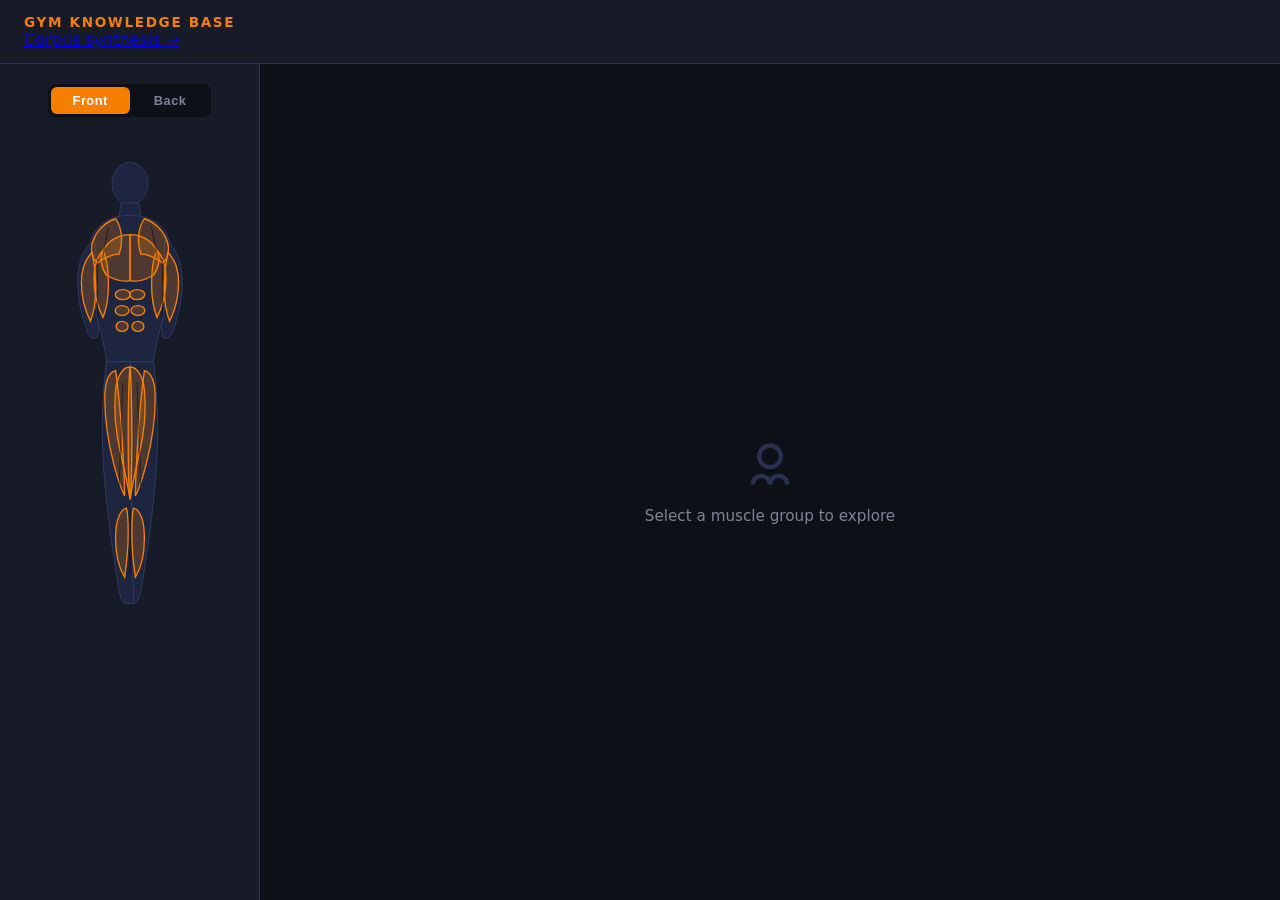
<file: web/index.html>
<!DOCTYPE html>
<html lang="en">
<head>
  <meta charset="UTF-8">
  <meta name="viewport" content="width=device-width, initial-scale=1.0">
  <title>Gym Knowledge Base</title>
  <link rel="stylesheet" href="style.css">
</head>
<body>
  <div class="app">
    <header>
      <h1>Gym Knowledge Base</h1>
      <a class="synthesis-link" href="synthesis.html">Corpus synthesis &rarr;</a>
    </header>
    <main>
      <aside class="body-map">
        <div class="view-toggle">
          <button class="active" data-view="front">Front</button>
          <button data-view="back">Back</button>
        </div>
        <span class="hover-label" id="hover-label">&nbsp;</span>
        <div class="svg-wrap">

          <!-- ── FRONT VIEW ───────────────────────────────────────── -->
          <svg id="front-view" viewBox="0 0 200 500" xmlns="http://www.w3.org/2000/svg">
            <g class="silhouette">
                <ellipse class="outline" cx="100.0" cy="29.4" rx="20.0" ry="23.5"/>
                <path class="outline" d="M 90.0 51.0 L 110.0 51.0 L 112.0 66.7 L 88.0 66.7 Z"/>
                <path class="outline" d="M 100.0 64.7 C 116.0 64.7 132.0 70.6 140.0 84.3 C 146.0 96.1 148.0 109.8 146.0 125.5 C 144.0 143.1 140.0 162.7 136.0 180.4 C 132.0 196.1 128.0 211.8 126.0 227.5 L 74.0 227.5 C 72.0 211.8 68.0 196.1 64.0 180.4 C 60.0 162.7 56.0 143.1 54.0 125.5 C 52.0 109.8 54.0 96.1 60.0 84.3 C 68.0 70.6 84.0 64.7 100.0 64.7 Z"/>
                <path class="outline" d="M 140.0 92.2 C 152.0 102.0 158.0 117.6 158.0 137.3 C 158.0 156.9 154.0 176.5 148.0 192.2 C 146.0 200.0 140.0 203.9 136.0 200.0 C 134.0 192.2 136.0 180.4 138.0 168.6 C 140.0 152.9 140.0 133.3 138.0 113.7 C 138.0 103.9 138.0 96.1 140.0 92.2 Z"/>
                <path class="outline" d="M 60.0 92.2 C 48.0 102.0 42.0 117.6 42.0 137.3 C 42.0 156.9 46.0 176.5 52.0 192.2 C 54.0 200.0 60.0 203.9 64.0 200.0 C 66.0 192.2 64.0 180.4 62.0 168.6 C 60.0 152.9 60.0 133.3 62.0 113.7 C 62.0 103.9 62.0 96.1 60.0 92.2 Z"/>
                <path class="outline" d="M 100.0 227.5 L 126.0 227.5 C 130.0 254.9 132.0 294.1 130.0 333.3 C 128.0 372.6 122.0 421.6 114.0 470.6 C 112.0 484.3 110.0 494.1 106.0 496.1 L 96.0 496.1 C 96.0 470.6 98.0 441.2 98.0 402.0 C 98.0 343.1 98.0 284.3 100.0 227.5 Z"/>
                <path class="outline" d="M 100.0 227.5 L 74.0 227.5 C 70.0 254.9 68.0 294.1 70.0 333.3 C 72.0 372.6 78.0 421.6 86.0 470.6 C 88.0 484.3 90.0 494.1 94.0 496.1 L 104.0 496.1 C 104.0 470.6 102.0 441.2 102.0 402.0 C 102.0 343.1 102.0 284.3 100.0 227.5 Z"/>
            </g>
            <g class="muscle" data-muscle="shoulders">
                <path class="muscle" d="M 116.0 68.6 C 128.0 72.5 138.0 82.4 142.0 96.1 C 144.0 103.9 142.0 113.7 136.0 117.6 C 128.0 111.8 120.0 107.8 112.0 107.8 C 108.0 96.1 108.0 80.4 116.0 68.6 Z"/>
                <path class="muscle" d="M 84.0 68.6 C 72.0 72.5 62.0 82.4 58.0 96.1 C 56.0 103.9 58.0 113.7 64.0 117.6 C 72.0 111.8 80.0 107.8 88.0 107.8 C 92.0 96.1 92.0 80.4 84.0 68.6 Z"/>
            </g>
            <g class="muscle" data-muscle="chest">
                <path class="muscle" d="M 100.0 86.3 C 112.0 86.3 124.0 92.2 130.0 103.9 C 134.0 111.8 132.0 123.5 126.0 131.4 C 116.0 137.3 108.0 139.2 100.0 137.3 Z"/>
                <path class="muscle" d="M 100.0 86.3 C 88.0 86.3 76.0 92.2 70.0 103.9 C 66.0 111.8 68.0 123.5 74.0 131.4 C 84.0 137.3 92.0 139.2 100.0 137.3 Z"/>
            </g>
            <g class="muscle" data-muscle="core">
                <ellipse class="muscle" cx="92.0" cy="152.9" rx="8.4" ry="5.5"/>
                <ellipse class="muscle" cx="108.0" cy="152.9" rx="8.4" ry="5.5"/>
                <ellipse class="muscle" cx="91.2" cy="170.6" rx="7.6" ry="5.5"/>
                <ellipse class="muscle" cx="108.8" cy="170.6" rx="7.6" ry="5.5"/>
                <ellipse class="muscle" cx="91.2" cy="188.2" rx="6.6" ry="5.5"/>
                <ellipse class="muscle" cx="108.8" cy="188.2" rx="6.6" ry="5.5"/>
            </g>
            <g class="muscle" data-muscle="biceps">
                <path class="muscle" d="M 130.0 103.9 C 136.0 109.8 140.0 121.6 140.0 135.3 C 140.0 151.0 136.0 166.7 130.0 178.4 C 126.0 168.6 124.0 154.9 124.0 141.2 C 124.0 125.5 126.0 111.8 130.0 103.9 Z"/>
                <path class="muscle" d="M 142.0 105.9 C 150.0 113.7 154.0 125.5 154.0 139.2 C 154.0 154.9 150.0 170.6 144.0 182.4 C 140.0 172.6 138.0 158.8 138.0 145.1 C 138.0 129.4 140.0 115.7 142.0 105.9 Z"/>
                <path class="muscle" d="M 70.0 103.9 C 64.0 109.8 60.0 121.6 60.0 135.3 C 60.0 151.0 64.0 166.7 70.0 178.4 C 74.0 168.6 76.0 154.9 76.0 141.2 C 76.0 125.5 74.0 111.8 70.0 103.9 Z"/>
                <path class="muscle" d="M 58.0 105.9 C 50.0 113.7 46.0 125.5 46.0 139.2 C 46.0 154.9 50.0 170.6 56.0 182.4 C 60.0 172.6 62.0 158.8 62.0 145.1 C 62.0 129.4 60.0 115.7 58.0 105.9 Z"/>
            </g>
            <g class="muscle" data-muscle="quads">
                <path class="muscle" d="M 100.0 233.3 C 108.0 233.3 114.0 243.1 116.0 258.8 C 118.0 278.4 116.0 305.9 110.0 331.4 C 106.0 349.0 102.0 366.7 100.0 380.4 C 98.0 364.7 98.0 337.3 98.0 311.8 C 98.0 282.4 98.0 254.9 100.0 233.3 Z"/>
                <path class="muscle" d="M 116.0 237.3 C 124.0 239.2 128.0 251.0 128.0 268.6 C 128.0 290.2 124.0 317.6 118.0 341.2 C 114.0 356.9 110.0 368.6 106.0 376.5 C 106.0 352.9 108.0 323.5 110.0 294.1 C 112.0 270.6 114.0 251.0 116.0 237.3 Z"/>
                <path class="muscle" d="M 100.0 233.3 C 92.0 233.3 86.0 243.1 84.0 258.8 C 82.0 278.4 84.0 305.9 90.0 331.4 C 94.0 349.0 98.0 366.7 100.0 380.4 C 102.0 364.7 102.0 337.3 102.0 311.8 C 102.0 282.4 102.0 254.9 100.0 233.3 Z"/>
                <path class="muscle" d="M 84.0 237.3 C 76.0 239.2 72.0 251.0 72.0 268.6 C 72.0 290.2 76.0 317.6 82.0 341.2 C 86.0 356.9 90.0 368.6 94.0 376.5 C 94.0 352.9 92.0 323.5 90.0 294.1 C 88.0 270.6 86.0 251.0 84.0 237.3 Z"/>
            </g>
            <g class="muscle" data-muscle="calves">
                <path class="muscle" d="M 104.0 390.2 C 112.0 392.2 116.0 405.9 116.0 423.5 C 116.0 441.2 112.0 456.9 106.0 466.7 C 104.0 452.9 102.0 435.3 102.0 417.7 C 102.0 405.9 102.0 396.1 104.0 390.2 Z"/>
                <path class="muscle" d="M 96.0 390.2 C 88.0 392.2 84.0 405.9 84.0 423.5 C 84.0 441.2 88.0 456.9 94.0 466.7 C 96.0 452.9 98.0 435.3 98.0 417.7 C 98.0 405.9 98.0 396.1 96.0 390.2 Z"/>
            </g>
            <g class="muscle-lines">
                <line class="muscle-line" x1="124.0" y1="78.4" x2="130.0" y2="107.8"/>
                <line class="muscle-line" x1="76.0" y1="78.4" x2="70.0" y2="107.8"/>
                <line class="muscle-line" x1="136.0" y1="113.7" x2="136.0" y2="176.5"/>
                <line class="muscle-line" x1="64.0" y1="113.7" x2="64.0" y2="176.5"/>
                <line class="muscle-line" x1="108.0" y1="251.0" x2="112.0" y2="364.7"/>
                <line class="muscle-line" x1="92.0" y1="251.0" x2="88.0" y2="364.7"/>
                <line class="muscle-line" x1="100.0" y1="394.1" x2="100.0" y2="462.7"/>
            </g>
          </svg>

          <!-- ── BACK VIEW ────────────────────────────────────────── -->
          <svg id="back-view" viewBox="0 0 200 500" xmlns="http://www.w3.org/2000/svg" class="hidden">
            <g class="silhouette">
                <ellipse class="outline" cx="100.0" cy="29.4" rx="20.0" ry="23.5"/>
                <path class="outline" d="M 90.0 51.0 L 110.0 51.0 L 112.0 66.7 L 88.0 66.7 Z"/>
                <path class="outline" d="M 100.0 64.7 C 116.0 64.7 132.0 70.6 140.0 84.3 C 146.0 96.1 148.0 109.8 146.0 125.5 C 144.0 143.1 140.0 162.7 136.0 180.4 C 132.0 196.1 128.0 211.8 126.0 227.5 L 74.0 227.5 C 72.0 211.8 68.0 196.1 64.0 180.4 C 60.0 162.7 56.0 143.1 54.0 125.5 C 52.0 109.8 54.0 96.1 60.0 84.3 C 68.0 70.6 84.0 64.7 100.0 64.7 Z"/>
                <path class="outline" d="M 140.0 92.2 C 152.0 102.0 158.0 117.6 158.0 137.3 C 158.0 156.9 154.0 176.5 148.0 192.2 C 146.0 200.0 140.0 203.9 136.0 200.0 C 134.0 192.2 136.0 180.4 138.0 168.6 C 140.0 152.9 140.0 133.3 138.0 113.7 C 138.0 103.9 138.0 96.1 140.0 92.2 Z"/>
                <path class="outline" d="M 60.0 92.2 C 48.0 102.0 42.0 117.6 42.0 137.3 C 42.0 156.9 46.0 176.5 52.0 192.2 C 54.0 200.0 60.0 203.9 64.0 200.0 C 66.0 192.2 64.0 180.4 62.0 168.6 C 60.0 152.9 60.0 133.3 62.0 113.7 C 62.0 103.9 62.0 96.1 60.0 92.2 Z"/>
                <path class="outline" d="M 100.0 227.5 L 126.0 227.5 C 130.0 254.9 132.0 294.1 130.0 333.3 C 128.0 372.6 122.0 421.6 114.0 470.6 C 112.0 484.3 110.0 494.1 106.0 496.1 L 96.0 496.1 C 96.0 470.6 98.0 441.2 98.0 402.0 C 98.0 343.1 98.0 284.3 100.0 227.5 Z"/>
                <path class="outline" d="M 100.0 227.5 L 74.0 227.5 C 70.0 254.9 68.0 294.1 70.0 333.3 C 72.0 372.6 78.0 421.6 86.0 470.6 C 88.0 484.3 90.0 494.1 94.0 496.1 L 104.0 496.1 C 104.0 470.6 102.0 441.2 102.0 402.0 C 102.0 343.1 102.0 284.3 100.0 227.5 Z"/>
            </g>
            <g class="muscle" data-muscle="shoulders">
                <path class="muscle" d="M 116.0 68.6 C 128.0 72.5 138.0 82.4 142.0 96.1 C 144.0 103.9 142.0 113.7 136.0 117.6 C 128.0 111.8 120.0 107.8 112.0 107.8 C 108.0 96.1 108.0 80.4 116.0 68.6 Z"/>
                <path class="muscle" d="M 84.0 68.6 C 72.0 72.5 62.0 82.4 58.0 96.1 C 56.0 103.9 58.0 113.7 64.0 117.6 C 72.0 111.8 80.0 107.8 88.0 107.8 C 92.0 96.1 92.0 80.4 84.0 68.6 Z"/>
            </g>
            <g class="muscle" data-muscle="back">
                <path class="muscle" d="M 100.0 82.4 C 110.0 82.4 120.0 86.3 124.0 94.1 C 122.0 109.8 114.0 123.5 100.0 129.4 C 86.0 123.5 78.0 109.8 76.0 94.1 C 80.0 86.3 90.0 82.4 100.0 82.4 Z"/>
                <path class="muscle" d="M 100.0 129.4 C 108.0 131.4 118.0 135.3 122.0 141.2 C 122.0 160.8 114.0 180.4 100.0 192.2 C 86.0 180.4 78.0 160.8 78.0 141.2 C 82.0 135.3 92.0 131.4 100.0 129.4 Z"/>
                <path class="muscle" d="M 122.0 137.3 C 130.0 149.0 132.0 168.6 128.0 188.2 C 124.0 203.9 116.0 215.7 108.0 219.6 C 106.0 200.0 106.0 176.5 108.0 156.9 C 112.0 145.1 118.0 139.2 122.0 137.3 Z"/>
                <path class="muscle" d="M 78.0 137.3 C 70.0 149.0 68.0 168.6 72.0 188.2 C 76.0 203.9 84.0 215.7 92.0 219.6 C 94.0 200.0 94.0 176.5 92.0 156.9 C 88.0 145.1 82.0 139.2 78.0 137.3 Z"/>
            </g>
            <g class="muscle" data-muscle="triceps">
                <path class="muscle" d="M 130.0 103.9 C 136.0 109.8 140.0 121.6 140.0 135.3 C 140.0 151.0 136.0 166.7 130.0 178.4 C 126.0 168.6 124.0 154.9 124.0 141.2 C 124.0 125.5 126.0 111.8 130.0 103.9 Z"/>
                <path class="muscle" d="M 142.0 105.9 C 150.0 113.7 154.0 125.5 154.0 139.2 C 154.0 154.9 150.0 170.6 144.0 182.4 C 140.0 172.6 138.0 158.8 138.0 145.1 C 138.0 129.4 140.0 115.7 142.0 105.9 Z"/>
                <path class="muscle" d="M 70.0 103.9 C 64.0 109.8 60.0 121.6 60.0 135.3 C 60.0 151.0 64.0 166.7 70.0 178.4 C 74.0 168.6 76.0 154.9 76.0 141.2 C 76.0 125.5 74.0 111.8 70.0 103.9 Z"/>
                <path class="muscle" d="M 58.0 105.9 C 50.0 113.7 46.0 125.5 46.0 139.2 C 46.0 154.9 50.0 170.6 56.0 182.4 C 60.0 172.6 62.0 158.8 62.0 145.1 C 62.0 129.4 60.0 115.7 58.0 105.9 Z"/>
            </g>
            <g class="muscle" data-muscle="glutes">
                <path class="muscle" d="M 100.0 223.5 C 112.0 223.5 122.0 231.4 126.0 247.1 C 128.0 260.8 122.0 276.5 110.0 282.4 C 104.0 284.3 100.0 284.3 100.0 282.4 Z"/>
                <path class="muscle" d="M 100.0 223.5 C 88.0 223.5 78.0 231.4 74.0 247.1 C 72.0 260.8 78.0 276.5 90.0 282.4 C 96.0 284.3 100.0 284.3 100.0 282.4 Z"/>
                <path class="muscle" d="M 100.0 288.2 C 108.0 288.2 114.0 300.0 116.0 317.6 C 118.0 339.2 116.0 366.7 110.0 390.2 C 106.0 405.9 102.0 417.7 100.0 425.5 C 98.0 409.8 98.0 384.3 98.0 358.8 C 98.0 329.4 98.0 305.9 100.0 288.2 Z"/>
                <path class="muscle" d="M 100.0 288.2 C 92.0 288.2 86.0 300.0 84.0 317.6 C 82.0 339.2 84.0 366.7 90.0 390.2 C 94.0 405.9 98.0 417.7 100.0 425.5 C 102.0 409.8 102.0 384.3 102.0 358.8 C 102.0 329.4 102.0 305.9 100.0 288.2 Z"/>
            </g>
            <g class="muscle" data-muscle="hamstrings">
                <path class="muscle" d="M 116.0 292.2 C 122.0 296.1 126.0 307.8 126.0 325.5 C 126.0 347.1 122.0 372.6 116.0 392.2 C 112.0 403.9 108.0 411.8 106.0 415.7 C 106.0 392.2 108.0 362.7 110.0 335.3 C 112.0 313.7 114.0 300.0 116.0 292.2 Z"/>
                <path class="muscle" d="M 84.0 292.2 C 78.0 296.1 74.0 307.8 74.0 325.5 C 74.0 347.1 78.0 372.6 84.0 392.2 C 88.0 403.9 92.0 411.8 94.0 415.7 C 94.0 392.2 92.0 362.7 90.0 335.3 C 88.0 313.7 86.0 300.0 84.0 292.2 Z"/>
            </g>
            <g class="muscle" data-muscle="hamstrings">
                <path class="muscle" d="M 104.0 431.4 C 112.0 433.3 116.0 447.1 116.0 460.8 C 116.0 474.5 112.0 486.3 106.0 490.2 C 104.0 478.4 102.0 462.7 102.0 449.0 C 102.0 439.2 102.0 435.3 104.0 431.4 Z"/>
                <path class="muscle" d="M 96.0 431.4 C 88.0 433.3 84.0 447.1 84.0 460.8 C 84.0 474.5 88.0 486.3 94.0 490.2 C 96.0 478.4 98.0 462.7 98.0 449.0 C 98.0 439.2 98.0 435.3 96.0 431.4 Z"/>
            </g>
            <g class="muscle-lines">
                <line class="muscle-line" x1="100.0" y1="90.2" x2="100.0" y2="215.7"/>
                <line class="muscle-line" x1="136.0" y1="113.7" x2="136.0" y2="176.5"/>
                <line class="muscle-line" x1="64.0" y1="113.7" x2="64.0" y2="176.5"/>
                <line class="muscle-line" x1="100.0" y1="227.5" x2="100.0" y2="280.4"/>
                <line class="muscle-line" x1="108.0" y1="302.0" x2="112.0" y2="407.8"/>
                <line class="muscle-line" x1="92.0" y1="302.0" x2="88.0" y2="407.8"/>
            </g>
          </svg>

        </div>
      </aside>

      <section class="detail">
        <div class="detail-empty" id="detail-empty">
          <svg viewBox="0 0 24 24" width="52" height="52" aria-hidden="true"><path d="M12 4a4 4 0 1 0 0 8 4 4 0 0 0 0-8zM6 8a6 6 0 1 1 12 0A6 6 0 0 1 6 8zm2 10a3 3 0 0 0-3 3H3a5 5 0 0 1 10 0h-2a3 3 0 0 0-3-3zm8 0a3 3 0 0 0-3 3h-2a5 5 0 0 1 10 0h-2a3 3 0 0 0-3-3z"/></svg>
          <p>Select a muscle group to explore</p>
        </div>
        <div class="detail-content" id="detail-content">
          <h2 id="muscle-title"></h2>
          <nav class="tabs" role="tablist">
            <button class="tab active" data-tab="training"  role="tab">Training</button>
            <button class="tab"        data-tab="mobility"  role="tab">Mobility</button>
            <button class="tab"        data-tab="stretching" role="tab">Stretching</button>
            <button class="tab"        data-tab="recovery"  role="tab">Recovery</button>
          </nav>
          <div class="tab-panel" id="tab-panel" role="tabpanel"></div>
        </div>
      </section>
    </main>
  </div>

  <script src="data.js"></script>
  <script src="app.js"></script>
</body>
</html>
</file>
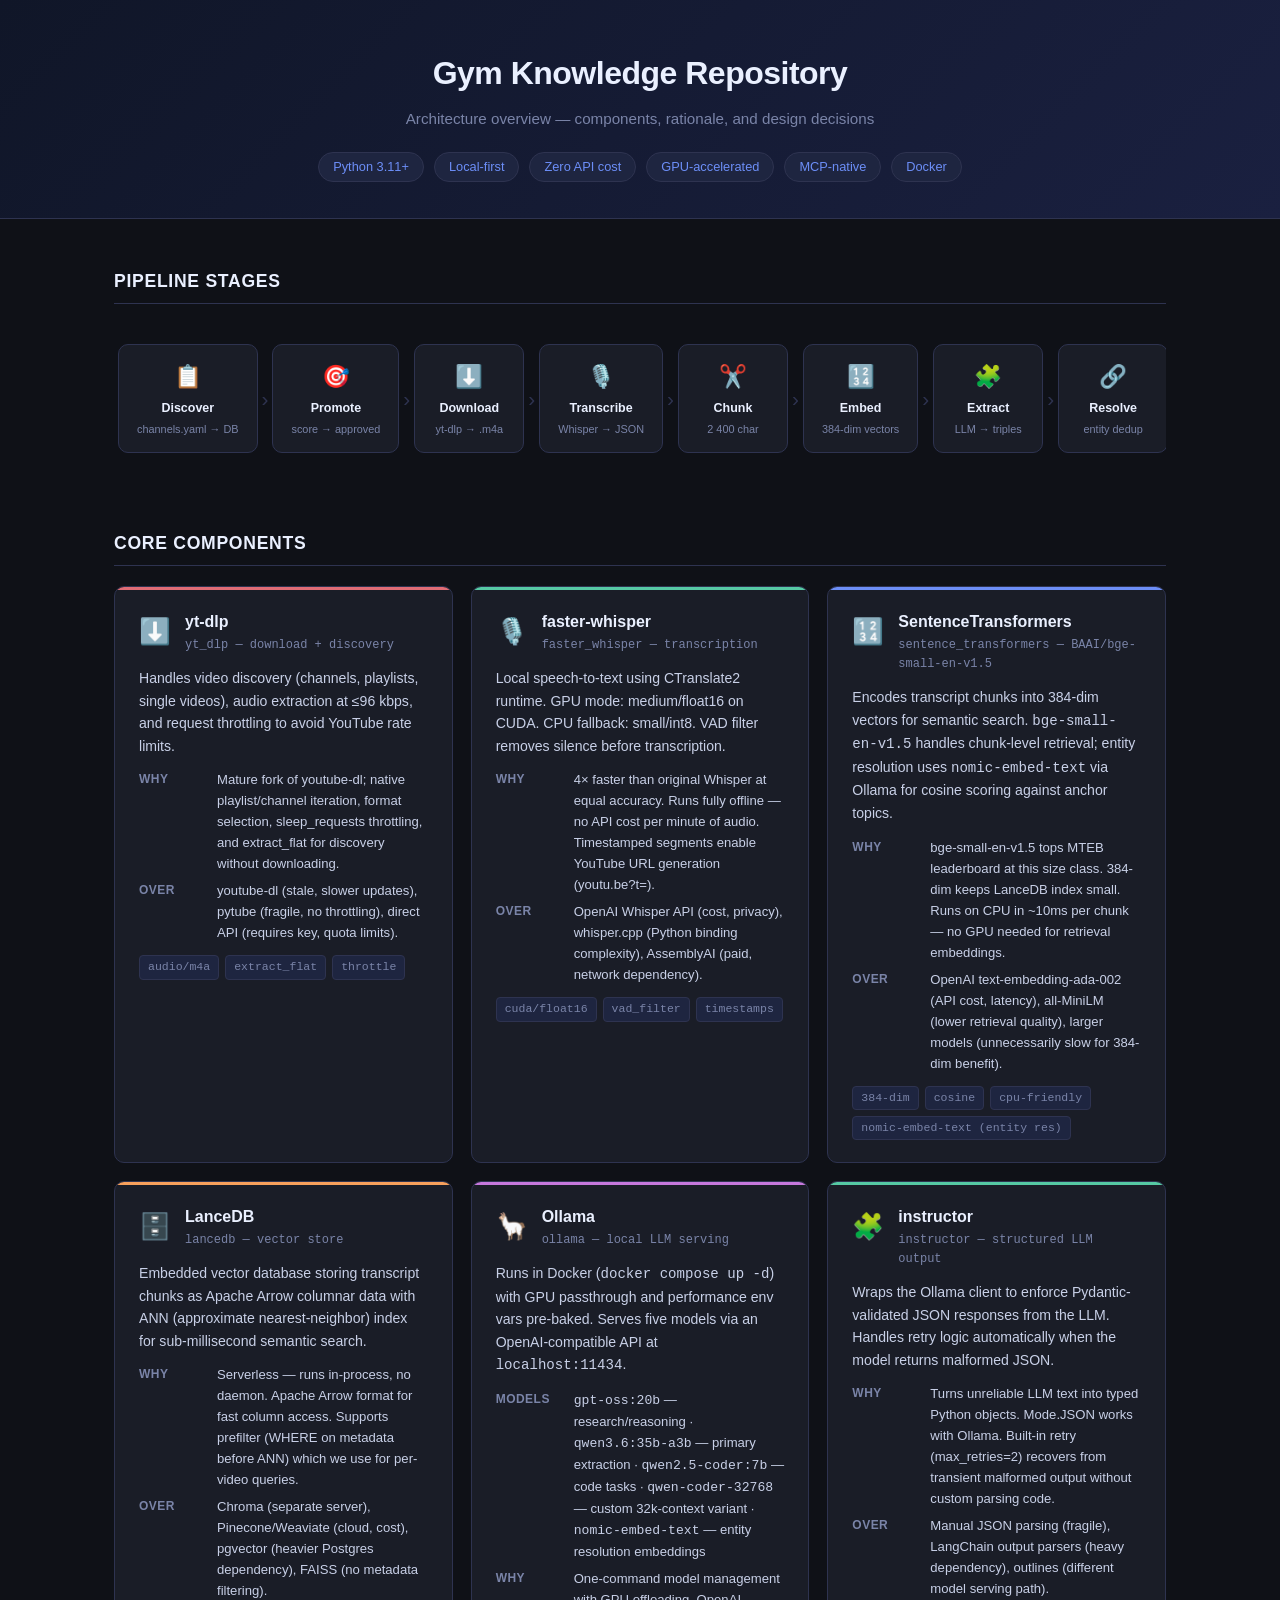
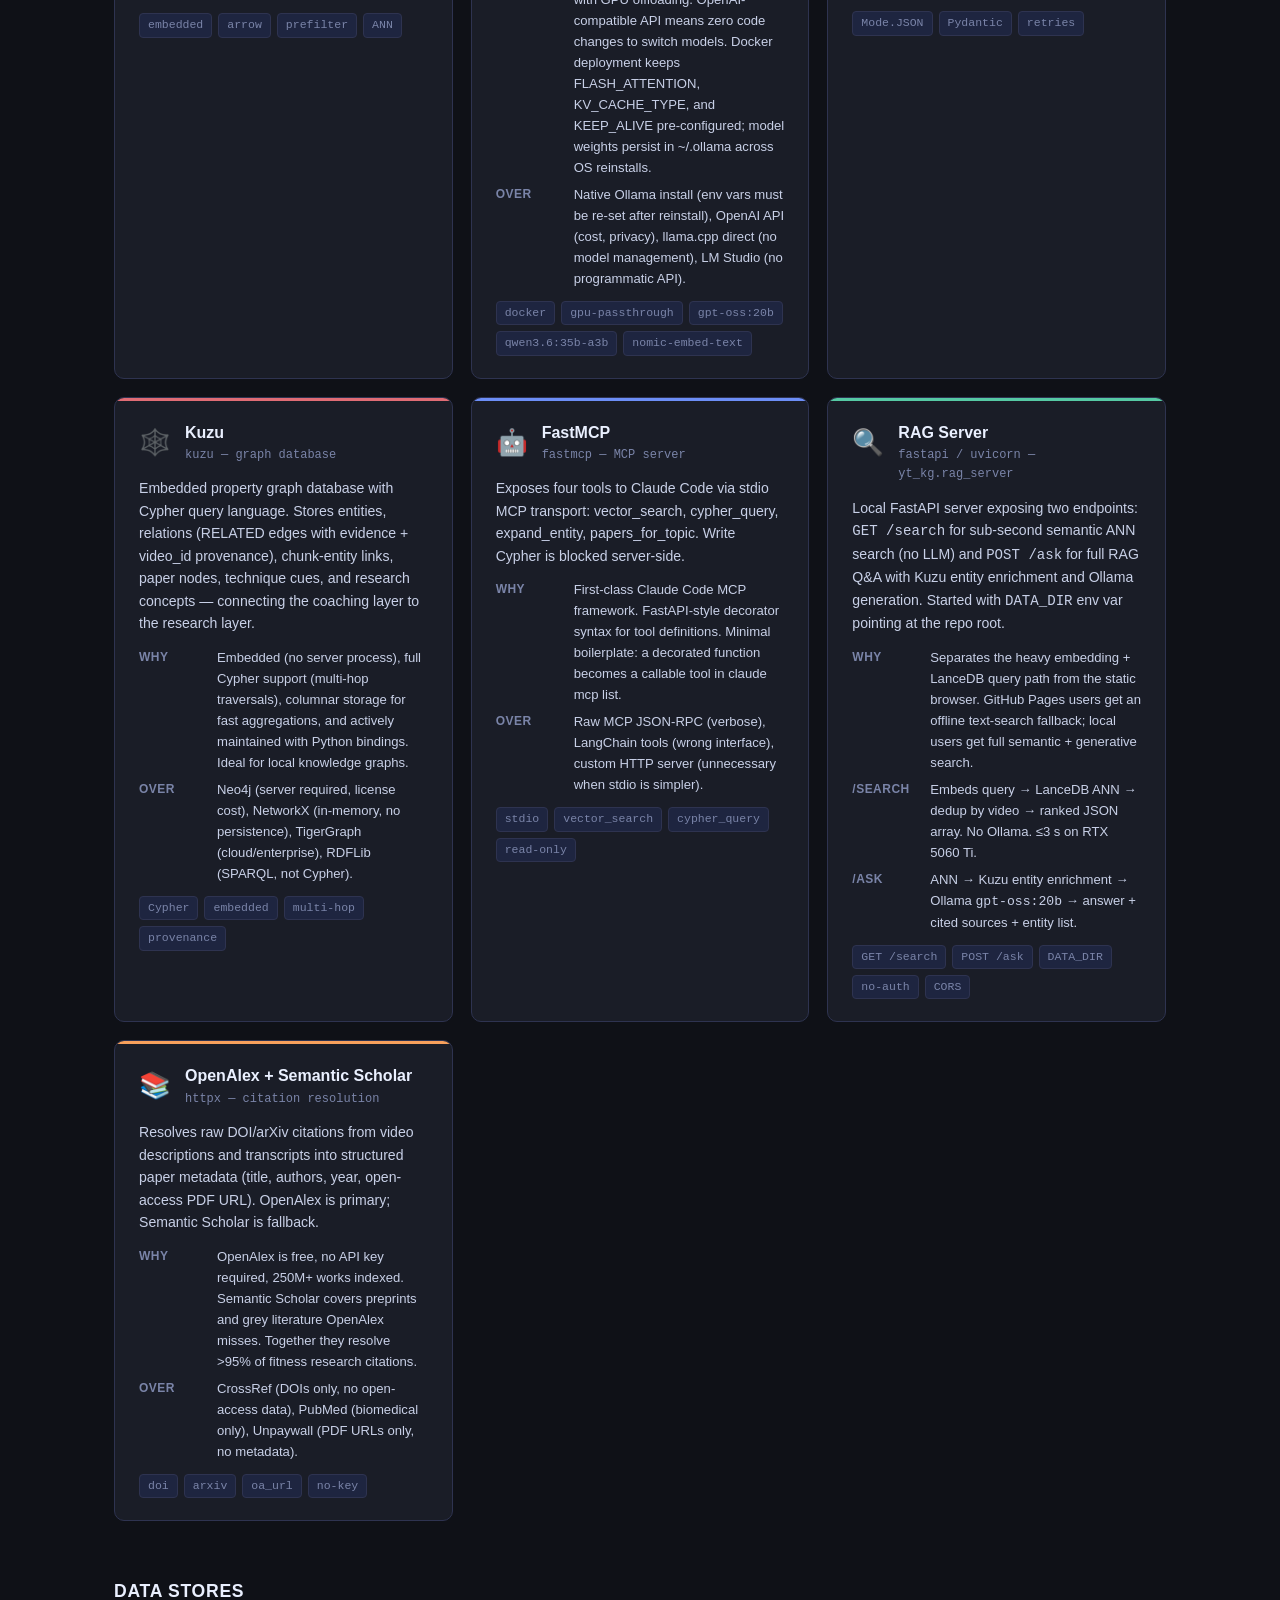
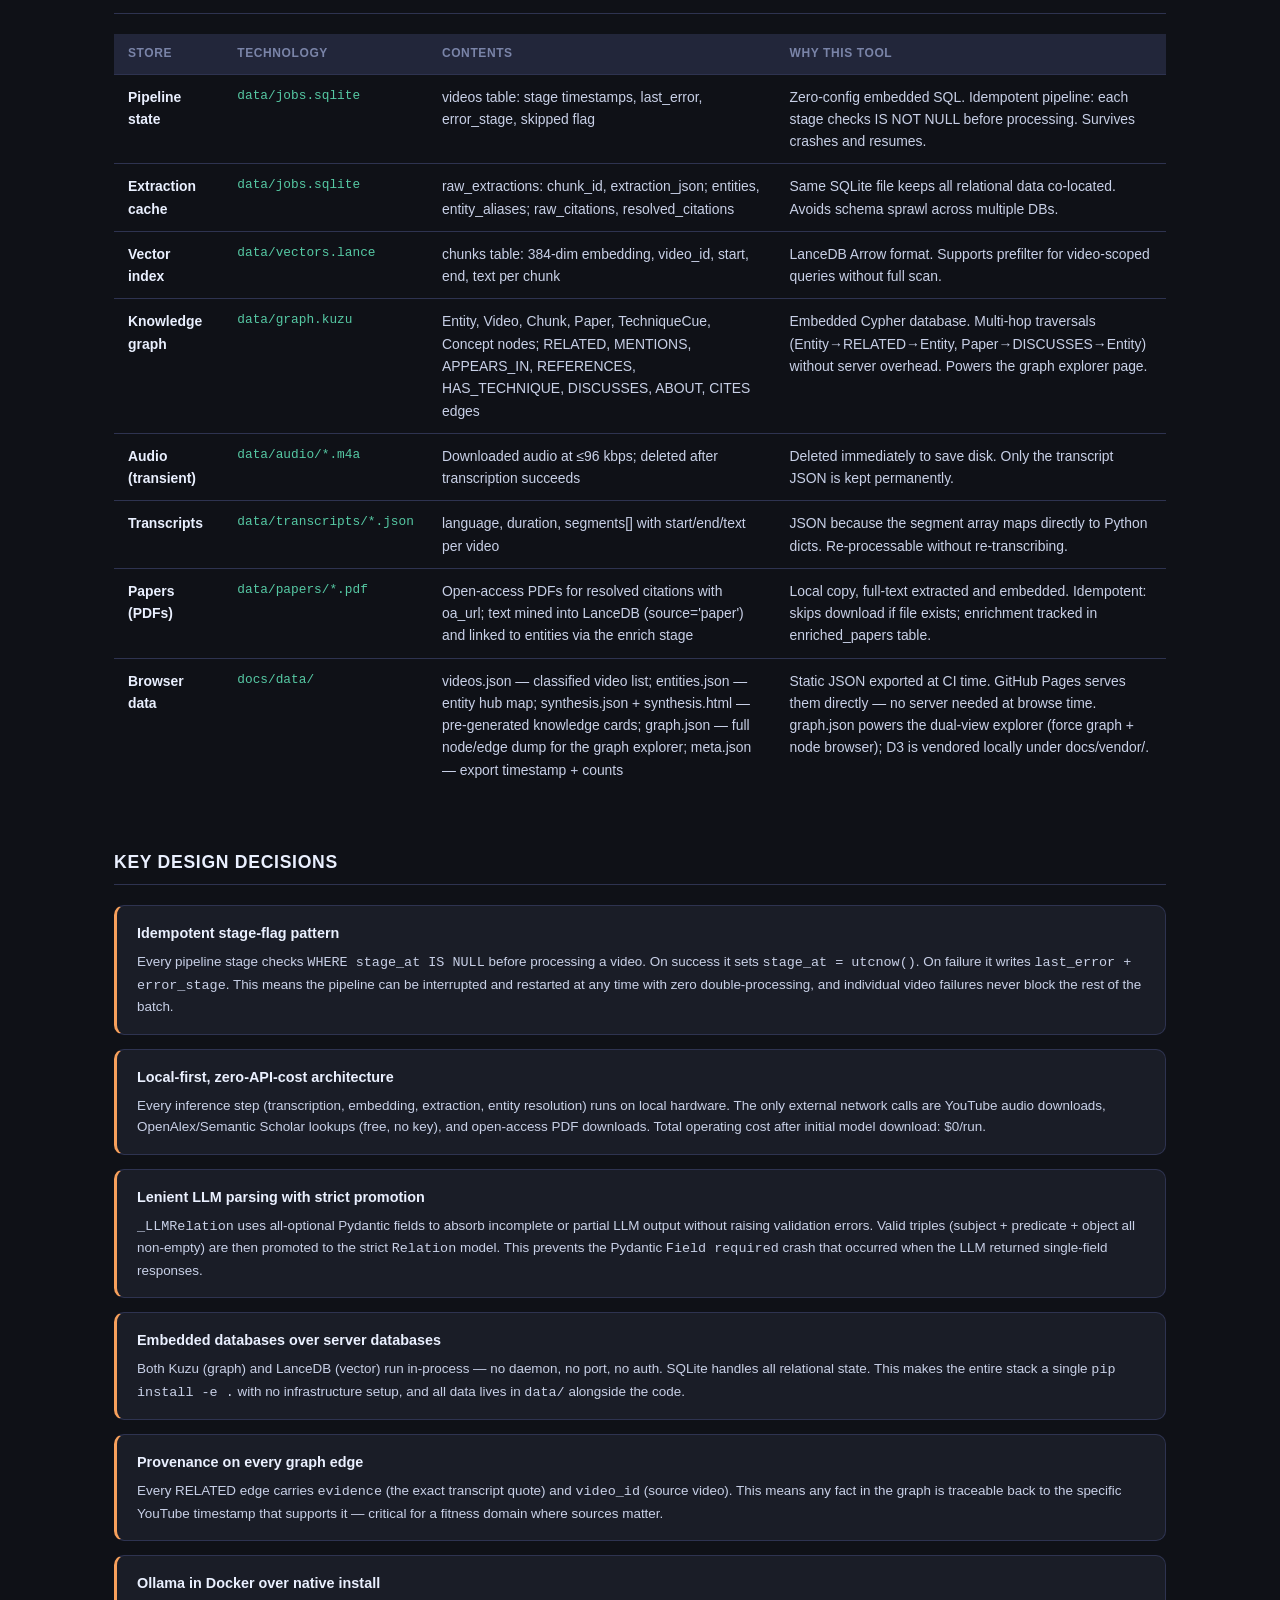
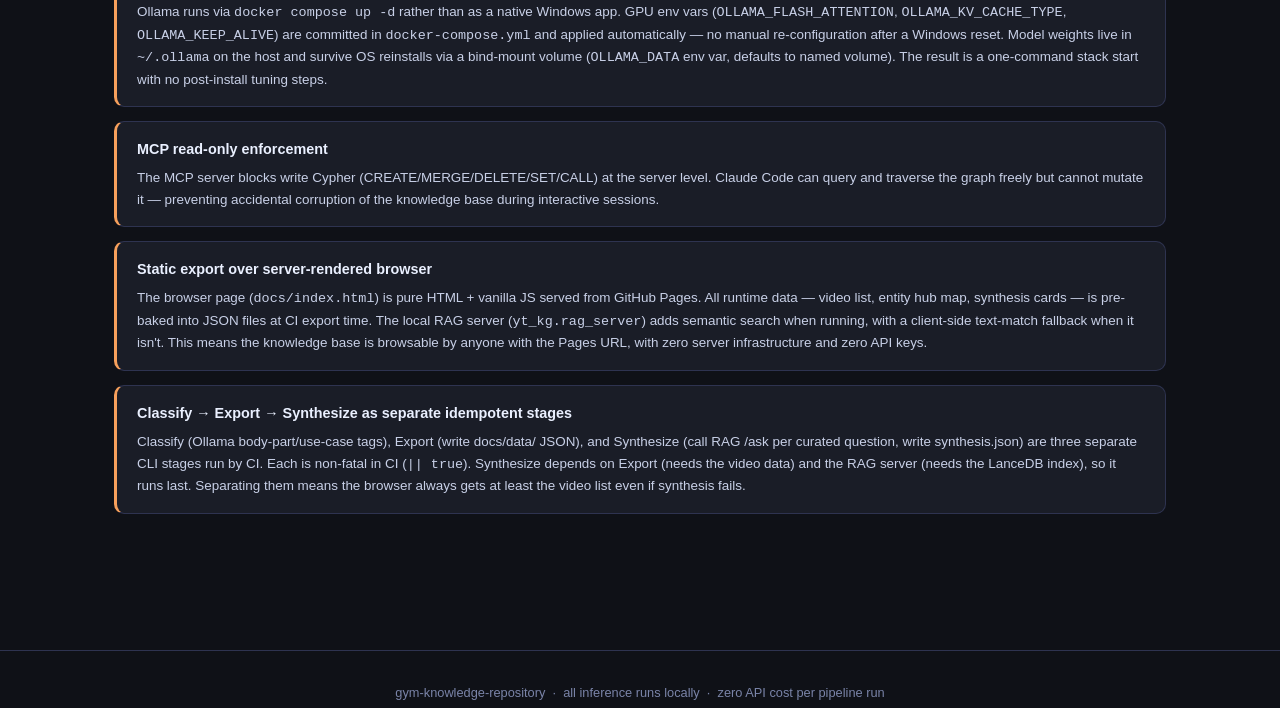
<file: docs/architecture.html>
<!DOCTYPE html>
<html lang="en">
<head>
  <meta charset="UTF-8" />
  <meta name="viewport" content="width=device-width, initial-scale=1.0" />
  <title>Gym Knowledge Repository — Architecture</title>
  <style>
    :root {
      --bg: #0f1117;
      --surface: #1a1d27;
      --surface2: #22263a;
      --border: #2e3350;
      --accent: #6c8ef7;
      --accent2: #56c9a4;
      --accent3: #f7a05c;
      --accent4: #e06c75;
      --text: #c8d0e7;
      --text-dim: #7a84a8;
      --text-bright: #eaf0ff;
      --tag-bg: #1e2540;
      --radius: 10px;
    }

    * { box-sizing: border-box; margin: 0; padding: 0; }

    body {
      background: var(--bg);
      color: var(--text);
      font-family: -apple-system, BlinkMacSystemFont, "Segoe UI", Roboto, sans-serif;
      font-size: 15px;
      line-height: 1.6;
    }

    /* ── Header ─────────────────────────────────────────────── */
    header {
      background: linear-gradient(135deg, #101628 0%, #1a2040 100%);
      border-bottom: 1px solid var(--border);
      padding: 48px 40px 36px;
      text-align: center;
    }
    header h1 {
      font-size: 2rem;
      font-weight: 700;
      color: var(--text-bright);
      letter-spacing: -0.5px;
    }
    header p {
      margin-top: 8px;
      color: var(--text-dim);
      font-size: 0.95rem;
    }
    .badge-row {
      margin-top: 20px;
      display: flex;
      gap: 10px;
      justify-content: center;
      flex-wrap: wrap;
    }
    .badge {
      background: var(--tag-bg);
      border: 1px solid var(--border);
      border-radius: 20px;
      padding: 4px 14px;
      font-size: 0.8rem;
      color: var(--accent);
    }

    /* ── Main layout ─────────────────────────────────────────── */
    main { max-width: 1100px; margin: 0 auto; padding: 48px 24px 80px; }

    section { margin-bottom: 56px; }
    section > h2 {
      font-size: 1.1rem;
      font-weight: 600;
      color: var(--text-bright);
      letter-spacing: 0.04em;
      text-transform: uppercase;
      margin-bottom: 20px;
      padding-bottom: 8px;
      border-bottom: 1px solid var(--border);
    }

    /* ── Pipeline flow diagram ───────────────────────────────── */
    .flow {
      display: flex;
      align-items: center;
      gap: 0;
      overflow-x: auto;
      padding: 20px 4px;
    }
    .flow-step {
      background: var(--surface);
      border: 1px solid var(--border);
      border-radius: var(--radius);
      padding: 14px 18px;
      min-width: 110px;
      text-align: center;
      flex-shrink: 0;
    }
    .flow-step .icon { font-size: 1.4rem; }
    .flow-step .label {
      font-size: 0.78rem;
      font-weight: 600;
      color: var(--text-bright);
      margin-top: 4px;
    }
    .flow-step .sub {
      font-size: 0.68rem;
      color: var(--text-dim);
      margin-top: 2px;
    }
    .flow-arrow {
      color: var(--border);
      font-size: 1.3rem;
      padding: 0 4px;
      flex-shrink: 0;
      user-select: none;
    }

    /* ── Component grid ─────────────────────────────────────── */
    .grid {
      display: grid;
      grid-template-columns: repeat(auto-fill, minmax(320px, 1fr));
      gap: 18px;
    }

    .card {
      background: var(--surface);
      border: 1px solid var(--border);
      border-radius: var(--radius);
      padding: 22px 24px;
      position: relative;
      overflow: hidden;
      transition: border-color 0.15s;
    }
    .card:hover { border-color: var(--accent); }
    .card::before {
      content: "";
      position: absolute;
      top: 0; left: 0; right: 0;
      height: 3px;
      background: var(--card-accent, var(--accent));
    }

    .card-header {
      display: flex;
      align-items: flex-start;
      gap: 14px;
      margin-bottom: 12px;
    }
    .card-icon {
      font-size: 1.6rem;
      flex-shrink: 0;
      margin-top: 2px;
    }
    .card-title { font-size: 1rem; font-weight: 700; color: var(--text-bright); }
    .card-lib {
      font-size: 0.75rem;
      color: var(--text-dim);
      font-family: "SF Mono", "Fira Code", monospace;
      margin-top: 1px;
    }

    .card-desc { font-size: 0.88rem; color: var(--text); margin-bottom: 12px; }

    .card-row { display: flex; flex-direction: column; gap: 6px; }
    .card-fact {
      font-size: 0.82rem;
      display: grid;
      grid-template-columns: 70px 1fr;
      gap: 8px;
    }
    .card-fact .fact-label {
      color: var(--text-dim);
      font-weight: 600;
      font-size: 0.75rem;
      text-transform: uppercase;
      letter-spacing: 0.04em;
      padding-top: 1px;
    }
    .card-fact .fact-val { color: var(--text); }

    .tag-row { display: flex; flex-wrap: wrap; gap: 6px; margin-top: 12px; }
    .tag {
      background: var(--tag-bg);
      border: 1px solid var(--border);
      border-radius: 4px;
      padding: 2px 8px;
      font-size: 0.72rem;
      color: var(--text-dim);
      font-family: "SF Mono", "Fira Code", monospace;
    }

    /* ── Data store table ────────────────────────────────────── */
    .ds-table {
      width: 100%;
      border-collapse: collapse;
      font-size: 0.87rem;
    }
    .ds-table th {
      background: var(--surface2);
      color: var(--text-dim);
      font-weight: 600;
      font-size: 0.75rem;
      text-transform: uppercase;
      letter-spacing: 0.05em;
      padding: 10px 14px;
      text-align: left;
      border-bottom: 1px solid var(--border);
    }
    .ds-table td {
      padding: 11px 14px;
      border-bottom: 1px solid var(--border);
      vertical-align: top;
    }
    .ds-table tr:last-child td { border-bottom: none; }
    .ds-table tr:hover td { background: var(--surface2); }
    .mono { font-family: "SF Mono", "Fira Code", monospace; font-size: 0.8rem; color: var(--accent2); }
    .bright { color: var(--text-bright); font-weight: 600; }

    /* ── Decision box ────────────────────────────────────────── */
    .decisions { display: flex; flex-direction: column; gap: 14px; }
    .decision {
      background: var(--surface);
      border: 1px solid var(--border);
      border-left: 3px solid var(--accent3);
      border-radius: var(--radius);
      padding: 16px 20px;
    }
    .decision h4 { font-size: 0.9rem; font-weight: 700; color: var(--text-bright); margin-bottom: 6px; }
    .decision p { font-size: 0.84rem; color: var(--text); }
    .decision .vs { color: var(--accent3); font-weight: 700; font-size: 0.8rem; margin: 6px 0 4px; }

    /* ── Footer ─────────────────────────────────────────────── */
    footer {
      text-align: center;
      padding: 32px;
      color: var(--text-dim);
      font-size: 0.8rem;
      border-top: 1px solid var(--border);
    }
  </style>
</head>
<body>

<header>
  <h1>Gym Knowledge Repository</h1>
  <p>Architecture overview — components, rationale, and design decisions</p>
  <div class="badge-row">
    <span class="badge">Python 3.11+</span>
    <span class="badge">Local-first</span>
    <span class="badge">Zero API cost</span>
    <span class="badge">GPU-accelerated</span>
    <span class="badge">MCP-native</span>
    <span class="badge">Docker</span>
  </div>
</header>

<main>

  <!-- ── Pipeline Flow ──────────────────────────────────────── -->
  <section>
    <h2>Pipeline Stages</h2>
    <div class="flow">
      <div class="flow-step">
        <div class="icon">📋</div>
        <div class="label">Discover</div>
        <div class="sub">channels.yaml → DB</div>
      </div>
      <div class="flow-arrow">›</div>
      <div class="flow-step">
        <div class="icon">🎯</div>
        <div class="label">Promote</div>
        <div class="sub">score → approved</div>
      </div>
      <div class="flow-arrow">›</div>
      <div class="flow-step">
        <div class="icon">⬇️</div>
        <div class="label">Download</div>
        <div class="sub">yt-dlp → .m4a</div>
      </div>
      <div class="flow-arrow">›</div>
      <div class="flow-step">
        <div class="icon">🎙️</div>
        <div class="label">Transcribe</div>
        <div class="sub">Whisper → JSON</div>
      </div>
      <div class="flow-arrow">›</div>
      <div class="flow-step">
        <div class="icon">✂️</div>
        <div class="label">Chunk</div>
        <div class="sub">2 400 char</div>
      </div>
      <div class="flow-arrow">›</div>
      <div class="flow-step">
        <div class="icon">🔢</div>
        <div class="label">Embed</div>
        <div class="sub">384-dim vectors</div>
      </div>
      <div class="flow-arrow">›</div>
      <div class="flow-step">
        <div class="icon">🧩</div>
        <div class="label">Extract</div>
        <div class="sub">LLM → triples</div>
      </div>
      <div class="flow-arrow">›</div>
      <div class="flow-step">
        <div class="icon">🔗</div>
        <div class="label">Resolve</div>
        <div class="sub">entity dedup</div>
      </div>
      <div class="flow-arrow">›</div>
      <div class="flow-step">
        <div class="icon">🕸️</div>
        <div class="label">Graph</div>
        <div class="sub">Kuzu load</div>
      </div>
      <div class="flow-arrow">›</div>
      <div class="flow-step">
        <div class="icon">🏷️</div>
        <div class="label">Classify</div>
        <div class="sub">Ollama → tags</div>
      </div>
      <div class="flow-arrow">›</div>
      <div class="flow-step">
        <div class="icon">📤</div>
        <div class="label">Export</div>
        <div class="sub">→ docs/data/</div>
      </div>
      <div class="flow-arrow">›</div>
      <div class="flow-step">
        <div class="icon">🧠</div>
        <div class="label">Synthesize</div>
        <div class="sub">RAG → cards</div>
      </div>
      <div class="flow-arrow">›</div>
      <div class="flow-step">
        <div class="icon">📚</div>
        <div class="label">Enrich</div>
        <div class="sub">papers → graph</div>
      </div>
      <div class="flow-arrow">›</div>
      <div class="flow-step">
        <div class="icon">🌐</div>
        <div class="label">Deploy</div>
        <div class="sub">GitHub Pages</div>
      </div>
    </div>
  </section>

  <!-- ── Core Components ────────────────────────────────────── -->
  <section>
    <h2>Core Components</h2>
    <div class="grid">

      <div class="card" style="--card-accent: #e06c75">
        <div class="card-header">
          <div class="card-icon">⬇️</div>
          <div>
            <div class="card-title">yt-dlp</div>
            <div class="card-lib">yt_dlp — download + discovery</div>
          </div>
        </div>
        <div class="card-desc">Handles video discovery (channels, playlists, single videos), audio extraction at ≤96 kbps, and request throttling to avoid YouTube rate limits.</div>
        <div class="card-row">
          <div class="card-fact"><span class="fact-label">Why</span><span class="fact-val">Mature fork of youtube-dl; native playlist/channel iteration, format selection, sleep_requests throttling, and extract_flat for discovery without downloading.</span></div>
          <div class="card-fact"><span class="fact-label">Over</span><span class="fact-val">youtube-dl (stale, slower updates), pytube (fragile, no throttling), direct API (requires key, quota limits).</span></div>
        </div>
        <div class="tag-row"><span class="tag">audio/m4a</span><span class="tag">extract_flat</span><span class="tag">throttle</span></div>
      </div>

      <div class="card" style="--card-accent: #56c9a4">
        <div class="card-header">
          <div class="card-icon">🎙️</div>
          <div>
            <div class="card-title">faster-whisper</div>
            <div class="card-lib">faster_whisper — transcription</div>
          </div>
        </div>
        <div class="card-desc">Local speech-to-text using CTranslate2 runtime. GPU mode: medium/float16 on CUDA. CPU fallback: small/int8. VAD filter removes silence before transcription.</div>
        <div class="card-row">
          <div class="card-fact"><span class="fact-label">Why</span><span class="fact-val">4× faster than original Whisper at equal accuracy. Runs fully offline — no API cost per minute of audio. Timestamped segments enable YouTube URL generation (youtu.be?t=).</span></div>
          <div class="card-fact"><span class="fact-label">Over</span><span class="fact-val">OpenAI Whisper API (cost, privacy), whisper.cpp (Python binding complexity), AssemblyAI (paid, network dependency).</span></div>
        </div>
        <div class="tag-row"><span class="tag">cuda/float16</span><span class="tag">vad_filter</span><span class="tag">timestamps</span></div>
      </div>

      <div class="card" style="--card-accent: #6c8ef7">
        <div class="card-header">
          <div class="card-icon">🔢</div>
          <div>
            <div class="card-title">SentenceTransformers</div>
            <div class="card-lib">sentence_transformers — BAAI/bge-small-en-v1.5</div>
          </div>
        </div>
        <div class="card-desc">Encodes transcript chunks into 384-dim vectors for semantic search. <code>bge-small-en-v1.5</code> handles chunk-level retrieval; entity resolution uses <code>nomic-embed-text</code> via Ollama for cosine scoring against anchor topics.</div>
        <div class="card-row">
          <div class="card-fact"><span class="fact-label">Why</span><span class="fact-val">bge-small-en-v1.5 tops MTEB leaderboard at this size class. 384-dim keeps LanceDB index small. Runs on CPU in ~10ms per chunk — no GPU needed for retrieval embeddings.</span></div>
          <div class="card-fact"><span class="fact-label">Over</span><span class="fact-val">OpenAI text-embedding-ada-002 (API cost, latency), all-MiniLM (lower retrieval quality), larger models (unnecessarily slow for 384-dim benefit).</span></div>
        </div>
        <div class="tag-row"><span class="tag">384-dim</span><span class="tag">cosine</span><span class="tag">cpu-friendly</span><span class="tag">nomic-embed-text (entity res)</span></div>
      </div>

      <div class="card" style="--card-accent: #f7a05c">
        <div class="card-header">
          <div class="card-icon">🗄️</div>
          <div>
            <div class="card-title">LanceDB</div>
            <div class="card-lib">lancedb — vector store</div>
          </div>
        </div>
        <div class="card-desc">Embedded vector database storing transcript chunks as Apache Arrow columnar data with ANN (approximate nearest-neighbor) index for sub-millisecond semantic search.</div>
        <div class="card-row">
          <div class="card-fact"><span class="fact-label">Why</span><span class="fact-val">Serverless — runs in-process, no daemon. Apache Arrow format for fast column access. Supports prefilter (WHERE on metadata before ANN) which we use for per-video queries.</span></div>
          <div class="card-fact"><span class="fact-label">Over</span><span class="fact-val">Chroma (separate server), Pinecone/Weaviate (cloud, cost), pgvector (heavier Postgres dependency), FAISS (no metadata filtering).</span></div>
        </div>
        <div class="tag-row"><span class="tag">embedded</span><span class="tag">arrow</span><span class="tag">prefilter</span><span class="tag">ANN</span></div>
      </div>

      <div class="card" style="--card-accent: #c678dd">
        <div class="card-header">
          <div class="card-icon">🦙</div>
          <div>
            <div class="card-title">Ollama</div>
            <div class="card-lib">ollama — local LLM serving</div>
          </div>
        </div>
        <div class="card-desc">Runs in Docker (<code>docker compose up -d</code>) with GPU passthrough and performance env vars pre-baked. Serves five models via an OpenAI-compatible API at <code>localhost:11434</code>.</div>
        <div class="card-row">
          <div class="card-fact"><span class="fact-label">Models</span><span class="fact-val"><code>gpt-oss:20b</code> — research/reasoning · <code>qwen3.6:35b-a3b</code> — primary extraction · <code>qwen2.5-coder:7b</code> — code tasks · <code>qwen-coder-32768</code> — custom 32k-context variant · <code>nomic-embed-text</code> — entity resolution embeddings</span></div>
          <div class="card-fact"><span class="fact-label">Why</span><span class="fact-val">One-command model management with GPU offloading. OpenAI-compatible API means zero code changes to switch models. Docker deployment keeps FLASH_ATTENTION, KV_CACHE_TYPE, and KEEP_ALIVE pre-configured; model weights persist in ~/.ollama across OS reinstalls.</span></div>
          <div class="card-fact"><span class="fact-label">Over</span><span class="fact-val">Native Ollama install (env vars must be re-set after reinstall), OpenAI API (cost, privacy), llama.cpp direct (no model management), LM Studio (no programmatic API).</span></div>
        </div>
        <div class="tag-row"><span class="tag">docker</span><span class="tag">gpu-passthrough</span><span class="tag">gpt-oss:20b</span><span class="tag">qwen3.6:35b-a3b</span><span class="tag">nomic-embed-text</span></div>
      </div>

      <div class="card" style="--card-accent: #56c9a4">
        <div class="card-header">
          <div class="card-icon">🧩</div>
          <div>
            <div class="card-title">instructor</div>
            <div class="card-lib">instructor — structured LLM output</div>
          </div>
        </div>
        <div class="card-desc">Wraps the Ollama client to enforce Pydantic-validated JSON responses from the LLM. Handles retry logic automatically when the model returns malformed JSON.</div>
        <div class="card-row">
          <div class="card-fact"><span class="fact-label">Why</span><span class="fact-val">Turns unreliable LLM text into typed Python objects. Mode.JSON works with Ollama. Built-in retry (max_retries=2) recovers from transient malformed output without custom parsing code.</span></div>
          <div class="card-fact"><span class="fact-label">Over</span><span class="fact-val">Manual JSON parsing (fragile), LangChain output parsers (heavy dependency), outlines (different model serving path).</span></div>
        </div>
        <div class="tag-row"><span class="tag">Mode.JSON</span><span class="tag">Pydantic</span><span class="tag">retries</span></div>
      </div>

      <div class="card" style="--card-accent: #e06c75">
        <div class="card-header">
          <div class="card-icon">🕸️</div>
          <div>
            <div class="card-title">Kuzu</div>
            <div class="card-lib">kuzu — graph database</div>
          </div>
        </div>
        <div class="card-desc">Embedded property graph database with Cypher query language. Stores entities, relations (RELATED edges with evidence + video_id provenance), chunk-entity links, paper nodes, technique cues, and research concepts — connecting the coaching layer to the research layer.</div>
        <div class="card-row">
          <div class="card-fact"><span class="fact-label">Why</span><span class="fact-val">Embedded (no server process), full Cypher support (multi-hop traversals), columnar storage for fast aggregations, and actively maintained with Python bindings. Ideal for local knowledge graphs.</span></div>
          <div class="card-fact"><span class="fact-label">Over</span><span class="fact-val">Neo4j (server required, license cost), NetworkX (in-memory, no persistence), TigerGraph (cloud/enterprise), RDFLib (SPARQL, not Cypher).</span></div>
        </div>
        <div class="tag-row"><span class="tag">Cypher</span><span class="tag">embedded</span><span class="tag">multi-hop</span><span class="tag">provenance</span></div>
      </div>

      <div class="card" style="--card-accent: #6c8ef7">
        <div class="card-header">
          <div class="card-icon">🤖</div>
          <div>
            <div class="card-title">FastMCP</div>
            <div class="card-lib">fastmcp — MCP server</div>
          </div>
        </div>
        <div class="card-desc">Exposes four tools to Claude Code via stdio MCP transport: vector_search, cypher_query, expand_entity, papers_for_topic. Write Cypher is blocked server-side.</div>
        <div class="card-row">
          <div class="card-fact"><span class="fact-label">Why</span><span class="fact-val">First-class Claude Code MCP framework. FastAPI-style decorator syntax for tool definitions. Minimal boilerplate: a decorated function becomes a callable tool in claude mcp list.</span></div>
          <div class="card-fact"><span class="fact-label">Over</span><span class="fact-val">Raw MCP JSON-RPC (verbose), LangChain tools (wrong interface), custom HTTP server (unnecessary when stdio is simpler).</span></div>
        </div>
        <div class="tag-row"><span class="tag">stdio</span><span class="tag">vector_search</span><span class="tag">cypher_query</span><span class="tag">read-only</span></div>
      </div>

      <div class="card" style="--card-accent: #56c9a4">
        <div class="card-header">
          <div class="card-icon">🔍</div>
          <div>
            <div class="card-title">RAG Server</div>
            <div class="card-lib">fastapi / uvicorn — yt_kg.rag_server</div>
          </div>
        </div>
        <div class="card-desc">Local FastAPI server exposing two endpoints: <code>GET /search</code> for sub-second semantic ANN search (no LLM) and <code>POST /ask</code> for full RAG Q&amp;A with Kuzu entity enrichment and Ollama generation. Started with <code>DATA_DIR</code> env var pointing at the repo root.</div>
        <div class="card-row">
          <div class="card-fact"><span class="fact-label">Why</span><span class="fact-val">Separates the heavy embedding + LanceDB query path from the static browser. GitHub Pages users get an offline text-search fallback; local users get full semantic + generative search.</span></div>
          <div class="card-fact"><span class="fact-label">/search</span><span class="fact-val">Embeds query → LanceDB ANN → dedup by video → ranked JSON array. No Ollama. ≤3 s on RTX 5060 Ti.</span></div>
          <div class="card-fact"><span class="fact-label">/ask</span><span class="fact-val">ANN → Kuzu entity enrichment → Ollama <code>gpt-oss:20b</code> → answer + cited sources + entity list.</span></div>
        </div>
        <div class="tag-row"><span class="tag">GET /search</span><span class="tag">POST /ask</span><span class="tag">DATA_DIR</span><span class="tag">no-auth</span><span class="tag">CORS</span></div>
      </div>

      <div class="card" style="--card-accent: #f7a05c">
        <div class="card-header">
          <div class="card-icon">📚</div>
          <div>
            <div class="card-title">OpenAlex + Semantic Scholar</div>
            <div class="card-lib">httpx — citation resolution</div>
          </div>
        </div>
        <div class="card-desc">Resolves raw DOI/arXiv citations from video descriptions and transcripts into structured paper metadata (title, authors, year, open-access PDF URL). OpenAlex is primary; Semantic Scholar is fallback.</div>
        <div class="card-row">
          <div class="card-fact"><span class="fact-label">Why</span><span class="fact-val">OpenAlex is free, no API key required, 250M+ works indexed. Semantic Scholar covers preprints and grey literature OpenAlex misses. Together they resolve &gt;95% of fitness research citations.</span></div>
          <div class="card-fact"><span class="fact-label">Over</span><span class="fact-val">CrossRef (DOIs only, no open-access data), PubMed (biomedical only), Unpaywall (PDF URLs only, no metadata).</span></div>
        </div>
        <div class="tag-row"><span class="tag">doi</span><span class="tag">arxiv</span><span class="tag">oa_url</span><span class="tag">no-key</span></div>
      </div>

    </div>
  </section>

  <!-- ── Data Stores ─────────────────────────────────────────── -->
  <section>
    <h2>Data Stores</h2>
    <table class="ds-table">
      <thead>
        <tr>
          <th>Store</th>
          <th>Technology</th>
          <th>Contents</th>
          <th>Why this tool</th>
        </tr>
      </thead>
      <tbody>
        <tr>
          <td class="bright">Pipeline state</td>
          <td class="mono">data/jobs.sqlite</td>
          <td>videos table: stage timestamps, last_error, error_stage, skipped flag</td>
          <td>Zero-config embedded SQL. Idempotent pipeline: each stage checks IS NOT NULL before processing. Survives crashes and resumes.</td>
        </tr>
        <tr>
          <td class="bright">Extraction cache</td>
          <td class="mono">data/jobs.sqlite</td>
          <td>raw_extractions: chunk_id, extraction_json; entities, entity_aliases; raw_citations, resolved_citations</td>
          <td>Same SQLite file keeps all relational data co-located. Avoids schema sprawl across multiple DBs.</td>
        </tr>
        <tr>
          <td class="bright">Vector index</td>
          <td class="mono">data/vectors.lance</td>
          <td>chunks table: 384-dim embedding, video_id, start, end, text per chunk</td>
          <td>LanceDB Arrow format. Supports prefilter for video-scoped queries without full scan.</td>
        </tr>
        <tr>
          <td class="bright">Knowledge graph</td>
          <td class="mono">data/graph.kuzu</td>
          <td>Entity, Video, Chunk, Paper, TechniqueCue, Concept nodes; RELATED, MENTIONS, APPEARS_IN, REFERENCES, HAS_TECHNIQUE, DISCUSSES, ABOUT, CITES edges</td>
          <td>Embedded Cypher database. Multi-hop traversals (Entity→RELATED→Entity, Paper→DISCUSSES→Entity) without server overhead. Powers the graph explorer page.</td>
        </tr>
        <tr>
          <td class="bright">Audio (transient)</td>
          <td class="mono">data/audio/*.m4a</td>
          <td>Downloaded audio at ≤96 kbps; deleted after transcription succeeds</td>
          <td>Deleted immediately to save disk. Only the transcript JSON is kept permanently.</td>
        </tr>
        <tr>
          <td class="bright">Transcripts</td>
          <td class="mono">data/transcripts/*.json</td>
          <td>language, duration, segments[] with start/end/text per video</td>
          <td>JSON because the segment array maps directly to Python dicts. Re-processable without re-transcribing.</td>
        </tr>
        <tr>
          <td class="bright">Papers (PDFs)</td>
          <td class="mono">data/papers/*.pdf</td>
          <td>Open-access PDFs for resolved citations with oa_url; text mined into LanceDB (source='paper') and linked to entities via the enrich stage</td>
          <td>Local copy, full-text extracted and embedded. Idempotent: skips download if file exists; enrichment tracked in enriched_papers table.</td>
        </tr>
        <tr>
          <td class="bright">Browser data</td>
          <td class="mono">docs/data/</td>
          <td>videos.json — classified video list; entities.json — entity hub map; synthesis.json + synthesis.html — pre-generated knowledge cards; graph.json — full node/edge dump for the graph explorer; meta.json — export timestamp + counts</td>
          <td>Static JSON exported at CI time. GitHub Pages serves them directly — no server needed at browse time. graph.json powers the dual-view explorer (force graph + node browser); D3 is vendored locally under docs/vendor/.</td>
        </tr>
      </tbody>
    </table>
  </section>

  <!-- ── Key Design Decisions ───────────────────────────────── -->
  <section>
    <h2>Key Design Decisions</h2>
    <div class="decisions">

      <div class="decision">
        <h4>Idempotent stage-flag pattern</h4>
        <p>Every pipeline stage checks <code>WHERE stage_at IS NULL</code> before processing a video. On success it sets <code>stage_at = utcnow()</code>. On failure it writes <code>last_error + error_stage</code>. This means the pipeline can be interrupted and restarted at any time with zero double-processing, and individual video failures never block the rest of the batch.</p>
      </div>

      <div class="decision">
        <h4>Local-first, zero-API-cost architecture</h4>
        <p>Every inference step (transcription, embedding, extraction, entity resolution) runs on local hardware. The only external network calls are YouTube audio downloads, OpenAlex/Semantic Scholar lookups (free, no key), and open-access PDF downloads. Total operating cost after initial model download: $0/run.</p>
      </div>

      <div class="decision">
        <h4>Lenient LLM parsing with strict promotion</h4>
        <p><code>_LLMRelation</code> uses all-optional Pydantic fields to absorb incomplete or partial LLM output without raising validation errors. Valid triples (subject + predicate + object all non-empty) are then promoted to the strict <code>Relation</code> model. This prevents the Pydantic <code>Field required</code> crash that occurred when the LLM returned single-field responses.</p>
      </div>

      <div class="decision">
        <h4>Embedded databases over server databases</h4>
        <p>Both Kuzu (graph) and LanceDB (vector) run in-process — no daemon, no port, no auth. SQLite handles all relational state. This makes the entire stack a single <code>pip install -e .</code> with no infrastructure setup, and all data lives in <code>data/</code> alongside the code.</p>
      </div>

      <div class="decision">
        <h4>Provenance on every graph edge</h4>
        <p>Every RELATED edge carries <code>evidence</code> (the exact transcript quote) and <code>video_id</code> (source video). This means any fact in the graph is traceable back to the specific YouTube timestamp that supports it — critical for a fitness domain where sources matter.</p>
      </div>

      <div class="decision">
        <h4>Ollama in Docker over native install</h4>
        <p>Ollama runs via <code>docker compose up -d</code> rather than as a native Windows app. GPU env vars (<code>OLLAMA_FLASH_ATTENTION</code>, <code>OLLAMA_KV_CACHE_TYPE</code>, <code>OLLAMA_KEEP_ALIVE</code>) are committed in <code>docker-compose.yml</code> and applied automatically — no manual re-configuration after a Windows reset. Model weights live in <code>~/.ollama</code> on the host and survive OS reinstalls via a bind-mount volume (<code>OLLAMA_DATA</code> env var, defaults to named volume). The result is a one-command stack start with no post-install tuning steps.</p>
      </div>

      <div class="decision">
        <h4>MCP read-only enforcement</h4>
        <p>The MCP server blocks write Cypher (CREATE/MERGE/DELETE/SET/CALL) at the server level. Claude Code can query and traverse the graph freely but cannot mutate it — preventing accidental corruption of the knowledge base during interactive sessions.</p>
      </div>

      <div class="decision">
        <h4>Static export over server-rendered browser</h4>
        <p>The browser page (<code>docs/index.html</code>) is pure HTML + vanilla JS served from GitHub Pages. All runtime data — video list, entity hub map, synthesis cards — is pre-baked into JSON files at CI export time. The local RAG server (<code>yt_kg.rag_server</code>) adds semantic search when running, with a client-side text-match fallback when it isn't. This means the knowledge base is browsable by anyone with the Pages URL, with zero server infrastructure and zero API keys.</p>
      </div>

      <div class="decision">
        <h4>Classify → Export → Synthesize as separate idempotent stages</h4>
        <p>Classify (Ollama body-part/use-case tags), Export (write docs/data/ JSON), and Synthesize (call RAG /ask per curated question, write synthesis.json) are three separate CLI stages run by CI. Each is non-fatal in CI (<code>|| true</code>). Synthesize depends on Export (needs the video data) and the RAG server (needs the LanceDB index), so it runs last. Separating them means the browser always gets at least the video list even if synthesis fails.</p>
      </div>

    </div>
  </section>

</main>

<footer>
  gym-knowledge-repository &nbsp;·&nbsp; all inference runs locally &nbsp;·&nbsp; zero API cost per pipeline run
</footer>

</body>
</html>
</file>
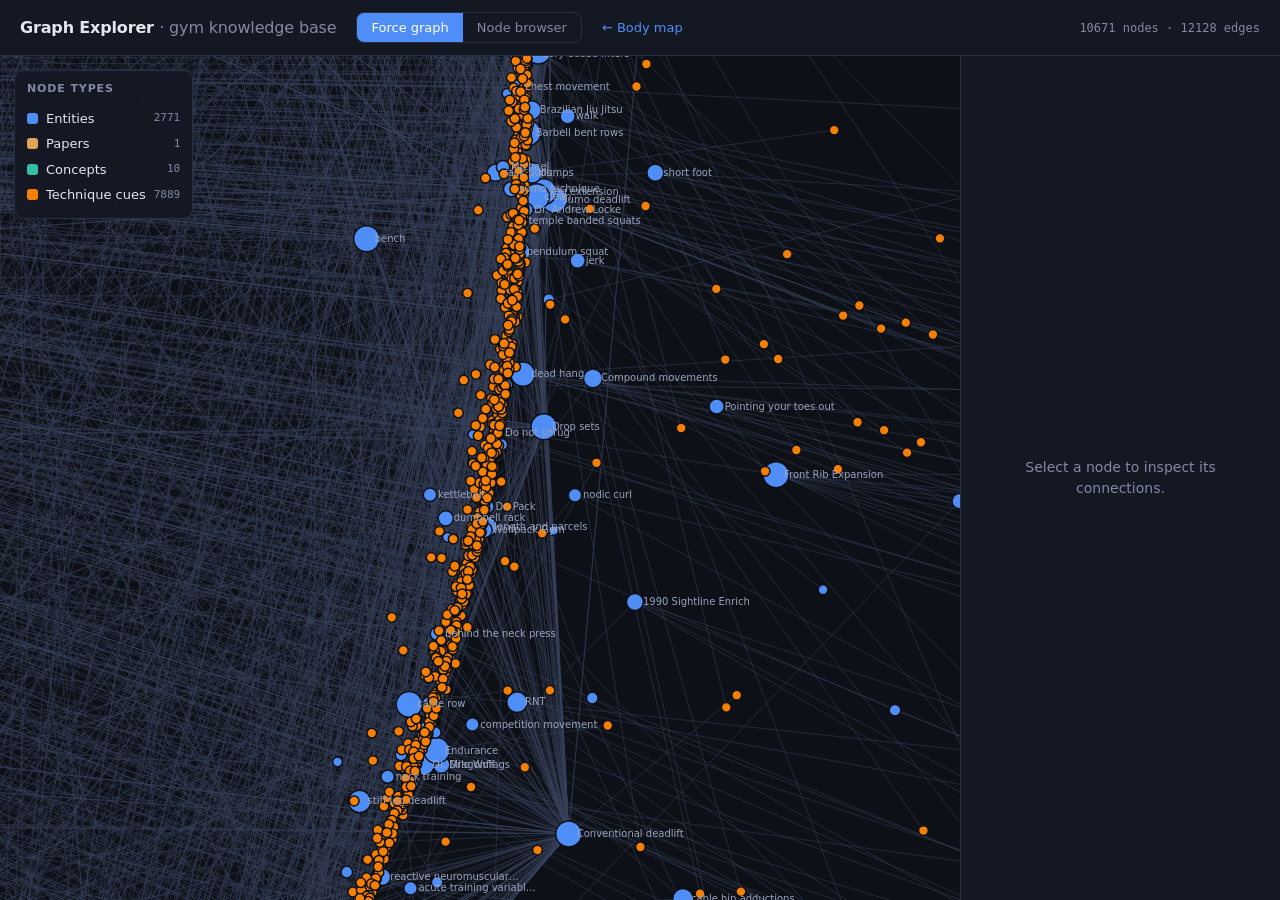
<file: docs/graph.html>
<!DOCTYPE html>
<html lang="en">
<head>
<meta charset="utf-8">
<meta name="viewport" content="width=device-width, initial-scale=1">
<title>Graph Explorer — Gym Knowledge Base</title>
<script src="vendor/d3.v7.min.js"></script>
<style>
  :root {
    --bg:        #0d1016;
    --panel:     #141823;
    --panel-2:   #1b2130;
    --border:    #283044;
    --text:      #e4e7ef;
    --muted:     #828aa3;
    --c-entity:  #4f8ef7;
    --c-paper:   #e0a458;
    --c-concept: #34c0a8;
    --c-cue:     #f77f00;
    --c-video:   #9b7ede;
  }
  * { box-sizing: border-box; margin: 0; padding: 0; }
  body {
    background: var(--bg); color: var(--text);
    font: 15px/1.5 "Inter", system-ui, sans-serif;
    height: 100vh; overflow: hidden;
  }
  .mono { font-family: "JetBrains Mono", "SF Mono", ui-monospace, monospace; }

  header {
    height: 56px; border-bottom: 1px solid var(--border);
    display: flex; align-items: center; gap: 20px; padding: 0 20px;
    background: var(--panel);
  }
  header h1 { font-size: 16px; font-weight: 600; letter-spacing: -0.01em; }
  header h1 span { color: var(--muted); font-weight: 400; }
  header .stats { font-family: "JetBrains Mono", ui-monospace, monospace;
    font-size: 12px; color: var(--muted); margin-left: auto; }
  header a.back { color: var(--c-entity); text-decoration: none; font-size: 13px; }

  .toggle { display: flex; border: 1px solid var(--border); border-radius: 8px; overflow: hidden; }
  .toggle button {
    background: transparent; color: var(--muted); border: 0; cursor: pointer;
    padding: 7px 14px; font-size: 13px; font-family: inherit;
  }
  .toggle button.active { background: var(--c-entity); color: #fff; }

  main { display: flex; height: calc(100vh - 56px); }
  #stage { flex: 1; position: relative; }
  svg { width: 100%; height: 100%; display: block; }

  /* type filter legend */
  .legend {
    position: absolute; top: 14px; left: 14px; z-index: 5;
    background: rgba(20,24,35,0.9); border: 1px solid var(--border);
    border-radius: 10px; padding: 10px 12px; backdrop-filter: blur(6px);
  }
  .legend h2 { font-size: 11px; text-transform: uppercase; letter-spacing: 0.08em;
    color: var(--muted); margin-bottom: 8px; }
  .legend label { display: flex; align-items: center; gap: 8px; font-size: 13px;
    cursor: pointer; padding: 3px 0; user-select: none; }
  .legend .dot { width: 11px; height: 11px; border-radius: 3px; flex: none; }
  .legend label.off { opacity: 0.35; }
  .legend .count { margin-left: auto; font-family: "JetBrains Mono", ui-monospace, monospace;
    font-size: 11px; color: var(--muted); }

  /* node detail panel */
  aside {
    width: 320px; border-left: 1px solid var(--border); background: var(--panel);
    padding: 18px; overflow-y: auto;
  }
  aside.empty { color: var(--muted); display: flex; align-items: center;
    justify-content: center; text-align: center; font-size: 14px; }
  aside .ntype { font-size: 11px; text-transform: uppercase; letter-spacing: 0.08em;
    margin-bottom: 6px; }
  aside h3 { font-size: 18px; line-height: 1.3; margin-bottom: 14px; word-break: break-word; }
  aside .nbr-group { margin-top: 16px; }
  aside .nbr-group h4 { font-size: 12px; color: var(--muted); margin-bottom: 6px;
    font-family: "JetBrains Mono", ui-monospace, monospace; }
  aside .nbr {
    display: flex; align-items: center; gap: 8px; padding: 6px 8px; border-radius: 6px;
    cursor: pointer; font-size: 14px;
  }
  aside .nbr:hover { background: var(--panel-2); }
  aside .nbr .dot { width: 9px; height: 9px; border-radius: 2px; flex: none; }

  /* node browser (list view) */
  #browser { flex: 1; display: none; flex-direction: column; }
  #browser.active { display: flex; }
  #stage.hidden { display: none; }
  .search-bar { padding: 14px 18px; border-bottom: 1px solid var(--border); }
  .search-bar input {
    width: 100%; background: var(--panel-2); border: 1px solid var(--border);
    border-radius: 8px; padding: 10px 14px; color: var(--text); font-size: 15px; font-family: inherit;
  }
  .search-bar input::placeholder { color: var(--muted); }
  .node-list { flex: 1; overflow-y: auto; padding: 8px 12px; }
  .node-row {
    display: flex; align-items: center; gap: 10px; padding: 9px 12px;
    border-radius: 8px; cursor: pointer; border: 1px solid transparent;
  }
  .node-row:hover { background: var(--panel-2); border-color: var(--border); }
  .node-row .dot { width: 11px; height: 11px; border-radius: 3px; flex: none; }
  .node-row .label { flex: 1; }
  .node-row .deg { font-family: "JetBrains Mono", ui-monospace, monospace;
    font-size: 12px; color: var(--muted); }
  .node-row .tag { font-size: 11px; color: var(--muted); text-transform: uppercase;
    letter-spacing: 0.05em; }
</style>
</head>
<body>
<header>
  <h1>Graph Explorer <span>· gym knowledge base</span></h1>
  <div class="toggle">
    <button id="btn-graph" class="active">Force graph</button>
    <button id="btn-browse">Node browser</button>
  </div>
  <a class="back" href="index.html">← Body map</a>
  <div class="stats mono" id="stats">loading…</div>
</header>

<main>
  <div id="stage">
    <div class="legend" id="legend"><h2>Node types</h2></div>
    <svg id="graph"></svg>
  </div>

  <div id="browser">
    <div class="search-bar">
      <input id="search" type="text" placeholder="Search nodes by name…" autocomplete="off">
    </div>
    <div class="node-list" id="node-list"></div>
  </div>

  <aside id="detail" class="empty">Select a node to inspect its connections.</aside>
</main>

<script>
const COLORS = {
  Entity: getCSS('--c-entity'), Paper: getCSS('--c-paper'),
  Concept: getCSS('--c-concept'), TechniqueCue: getCSS('--c-cue'), Video: getCSS('--c-video'),
};
const TYPE_LABEL = { Entity:'Entities', Paper:'Papers', Concept:'Concepts',
  TechniqueCue:'Technique cues', Video:'Videos' };
function getCSS(v){ return getComputedStyle(document.documentElement).getPropertyValue(v).trim(); }

let DATA = { nodes: [], links: [] };
window.DATA = DATA;
let active = new Set();          // which node types are visible
const adj = new Map();           // node id -> [{node, edgeType, dir}]

init();

async function init(){
  try {
    const res = await fetch('data/graph.json');
    DATA = await res.json();
    window.DATA = DATA;
  } catch (e) {
    document.getElementById('stats').textContent = 'graph.json not found — run the export stage';
    return;
  }
  // build adjacency
  DATA.nodes.forEach(n => adj.set(n.id, []));
  DATA.links.forEach(l => {
    const s = typeof l.source === 'object' ? l.source.id : l.source;
    const t = typeof l.target === 'object' ? l.target.id : l.target;
    adj.get(s)?.push({ id: t, type: l.type, dir: 'out' });
    adj.get(t)?.push({ id: s, type: l.type, dir: 'in' });
  });

  const types = Object.keys(DATA.counts.by_type);
  types.forEach(t => active.add(t));
  buildLegend(DATA.counts.by_type);
  document.getElementById('stats').textContent =
    `${DATA.counts.nodes} nodes · ${DATA.counts.links} edges`;

  drawGraph();
  buildBrowser();
  wireToggle();
}

function buildLegend(byType){
  const el = document.getElementById('legend');
  Object.entries(byType).forEach(([type,count]) => {
    const lab = document.createElement('label');
    lab.innerHTML = `<span class="dot" style="background:${COLORS[type]||'#888'}"></span>
      ${TYPE_LABEL[type]||type}<span class="count mono">${count}</span>`;
    lab.onclick = () => {
      if (active.has(type)) { active.delete(type); lab.classList.add('off'); }
      else { active.add(type); lab.classList.remove('off'); }
      drawGraph();
    };
    el.appendChild(lab);
  });
}

/* ----------------------------- force graph ----------------------------- */
let sim, svg, gZoom;
function drawGraph(){
  const stage = document.getElementById('stage');
  const W = stage.clientWidth, H = stage.clientHeight;
  svg = d3.select('#graph'); svg.selectAll('*').remove();

  const nodes = DATA.nodes.filter(n => active.has(n.type));
  const ids = new Set(nodes.map(n => n.id));
  const links = DATA.links.filter(l => {
    const s = typeof l.source==='object'?l.source.id:l.source;
    const t = typeof l.target==='object'?l.target.id:l.target;
    return ids.has(s) && ids.has(t);
  }).map(l => ({...l}));

  gZoom = svg.append('g');
  svg.call(d3.zoom().scaleExtent([0.15, 4]).on('zoom', e => gZoom.attr('transform', e.transform)));

  const link = gZoom.append('g').attr('stroke', '#39435c').attr('stroke-opacity', 0.5)
    .selectAll('line').data(links).join('line').attr('stroke-width', 1);

  const node = gZoom.append('g').selectAll('circle').data(nodes).join('circle')
    .attr('r', d => 4 + Math.min(adj.get(d.id)?.length || 0, 10) * 0.9)
    .attr('fill', d => COLORS[d.type] || '#888')
    .attr('stroke', '#0d1016').attr('stroke-width', 1.5)
    .style('cursor', 'pointer')
    .on('click', (e,d) => selectNode(d.id))
    .call(drag());

  node.append('title').text(d => d.label);

  const label = gZoom.append('g').selectAll('text').data(nodes.filter(
      d => (adj.get(d.id)?.length||0) >= 3)).join('text')
    .text(d => d.label.length > 22 ? d.label.slice(0,22)+'…' : d.label)
    .attr('font-size', 10).attr('fill', '#9aa3bd').attr('dx', 8).attr('dy', 3)
    .style('pointer-events','none');

  sim = d3.forceSimulation(nodes)
    .force('link', d3.forceLink(links).id(d=>d.id).distance(55).strength(0.4))
    .force('charge', d3.forceManyBody().strength(-90))
    .force('center', d3.forceCenter(W/2, H/2))
    .force('collide', d3.forceCollide().radius(d => 6 + (adj.get(d.id)?.length||0)*0.9))
    .on('tick', () => {
      link.attr('x1',d=>d.source.x).attr('y1',d=>d.source.y)
          .attr('x2',d=>d.target.x).attr('y2',d=>d.target.y);
      node.attr('cx',d=>d.x).attr('cy',d=>d.y);
      label.attr('x',d=>d.x).attr('y',d=>d.y);
    });
}
function drag(){
  return d3.drag()
    .on('start', (e,d)=>{ if(!e.active) sim.alphaTarget(0.3).restart(); d.fx=d.x; d.fy=d.y; })
    .on('drag', (e,d)=>{ d.fx=e.x; d.fy=e.y; })
    .on('end', (e,d)=>{ if(!e.active) sim.alphaTarget(0); d.fx=null; d.fy=null; });
}

/* ----------------------------- node browser ----------------------------- */
function buildBrowser(){
  const list = document.getElementById('node-list');
  const search = document.getElementById('search');
  const render = (q='') => {
    q = q.toLowerCase();
    const rows = DATA.nodes
      .filter(n => active.has(n.type) && n.label.toLowerCase().includes(q))
      .sort((a,b) => (adj.get(b.id)?.length||0) - (adj.get(a.id)?.length||0))
      .slice(0, 300);
    list.innerHTML = '';
    rows.forEach(n => {
      const row = document.createElement('div');
      row.className = 'node-row';
      row.innerHTML = `<span class="dot" style="background:${COLORS[n.type]||'#888'}"></span>
        <span class="label">${escapeHtml(n.label)}</span>
        <span class="tag">${n.type}</span>
        <span class="deg mono">${adj.get(n.id)?.length||0}</span>`;
      row.onclick = () => selectNode(n.id);
      list.appendChild(row);
    });
    if (!rows.length) list.innerHTML = '<div style="padding:20px;color:var(--muted)">No matching nodes.</div>';
  };
  search.addEventListener('input', e => render(e.target.value));
  render();
}

/* ----------------------------- shared detail ----------------------------- */
function selectNode(id){
  const node = DATA.nodes.find(n => n.id === id);
  if (!node) return;
  const aside = document.getElementById('detail');
  aside.classList.remove('empty');

  const neighbors = (adj.get(id) || []).filter(nb => {
    const target = DATA.nodes.find(n => n.id === nb.id);
    return target && active.has(target.type);
  });
  // group neighbors by edge type
  const byEdge = {};
  neighbors.forEach(nb => { (byEdge[nb.type] ||= []).push(nb); });

  let html = `<div class="ntype" style="color:${COLORS[node.type]||'#888'}">${node.type}</div>
    <h3>${escapeHtml(node.label)}</h3>`;
  if (node.type === 'Paper' && node.id.startsWith('10.'))
    html += `<a class="back" href="https://doi.org/${node.id}" target="_blank" rel="noopener">View paper (DOI) →</a>`;

  Object.entries(byEdge).forEach(([etype, list]) => {
    html += `<div class="nbr-group"><h4>${etype} · ${list.length}</h4>`;
    list.slice(0, 40).forEach(nb => {
      const t = DATA.nodes.find(n => n.id === nb.id);
      const arrow = nb.dir === 'out' ? '→' : '←';
      html += `<div class="nbr" data-id="${escapeAttr(nb.id)}">
        <span class="dot" style="background:${COLORS[t.type]||'#888'}"></span>
        <span style="color:var(--muted)">${arrow}</span> ${escapeHtml(t.label)}</div>`;
    });
    html += `</div>`;
  });
  if (!neighbors.length) html += `<p style="color:var(--muted);margin-top:14px">No visible connections (try enabling more node types).</p>`;

  aside.innerHTML = html;
  aside.querySelectorAll('.nbr').forEach(el =>
    el.onclick = () => selectNode(el.dataset.id));
}

/* ----------------------------- view toggle ----------------------------- */
function wireToggle(){
  const bg = document.getElementById('btn-graph');
  const bb = document.getElementById('btn-browse');
  const stage = document.getElementById('stage');
  const browser = document.getElementById('browser');
  bg.onclick = () => { bg.classList.add('active'); bb.classList.remove('active');
    stage.classList.remove('hidden'); browser.classList.remove('active');
    if (sim) sim.alpha(0.3).restart(); };
  bb.onclick = () => { bb.classList.add('active'); bg.classList.remove('active');
    stage.classList.add('hidden'); browser.classList.add('active'); buildBrowser(); };
}

function escapeHtml(s){ return (s||'').replace(/[&<>"]/g, c =>
  ({'&':'&amp;','<':'&lt;','>':'&gt;','"':'&quot;'}[c])); }
function escapeAttr(s){ return escapeHtml(s).replace(/'/g,'&#39;'); }

window.addEventListener('resize', () => { if (!document.getElementById('stage').classList.contains('hidden')) drawGraph(); });
</script>
</body>
</html>
</file>
<file: web/style.css>
*, *::before, *::after { box-sizing: border-box; margin: 0; padding: 0; }

:root {
  --bg:            #0d1117;
  --surface:       #161b27;
  --surface2:      #1f2538;
  --border:        #2a3050;
  --accent:        #f77f00;
  --accent-dim:    rgba(247, 127, 0, 0.22);
  --accent-mid:    rgba(247, 127, 0, 0.55);
  --accent-bright: rgba(247, 127, 0, 0.82);
  --text:          #e6edf3;
  --text-muted:    #7d8399;
  --body-fill:     #1e2540;
  --body-stroke:   #343d62;
}

body {
  background: var(--bg);
  color: var(--text);
  font-family: 'Segoe UI', system-ui, -apple-system, sans-serif;
  height: 100vh;
  overflow: hidden;
}

.app {
  display: flex;
  flex-direction: column;
  height: 100vh;
}

/* ── Header ─────────────────────────────────────────────── */
header {
  padding: 14px 24px;
  background: var(--surface);
  border-bottom: 1px solid var(--border);
  flex-shrink: 0;
}

header h1 {
  font-size: 0.85rem;
  font-weight: 700;
  letter-spacing: 0.12em;
  text-transform: uppercase;
  color: var(--accent);
}

/* ── Main layout ─────────────────────────────────────────── */
main {
  display: flex;
  flex: 1;
  overflow: hidden;
}

/* ── Body map sidebar ────────────────────────────────────── */
.body-map {
  width: 260px;
  flex-shrink: 0;
  background: var(--surface);
  border-right: 1px solid var(--border);
  display: flex;
  flex-direction: column;
  align-items: center;
  padding: 20px 16px 24px;
  overflow-y: auto;
}

.view-toggle {
  display: flex;
  background: var(--bg);
  border-radius: 8px;
  padding: 3px;
  gap: 2px;
  margin-bottom: 14px;
}

.view-toggle button {
  padding: 6px 22px;
  border: none;
  background: none;
  color: var(--text-muted);
  border-radius: 6px;
  cursor: pointer;
  font-size: 0.8rem;
  font-weight: 600;
  letter-spacing: 0.04em;
  transition: background 0.12s, color 0.12s;
}

.view-toggle button.active {
  background: var(--accent);
  color: #fff;
}

.hover-label {
  display: block;
  height: 20px;
  font-size: 0.72rem;
  font-weight: 600;
  letter-spacing: 0.08em;
  text-transform: uppercase;
  color: var(--accent);
  margin-bottom: 6px;
}

.svg-wrap {
  width: 180px;
}

.svg-wrap svg {
  width: 100%;
  height: auto;
}

.svg-wrap svg.hidden {
  display: none;
}

/* ── SVG body ────────────────────────────────────────────── */
.silhouette > * {
  fill: var(--body-fill);
  stroke: var(--body-stroke);
  stroke-width: 1;
  pointer-events: none;
}

.muscle {
  cursor: pointer;
}

.muscle > * {
  fill: var(--accent-dim);
  stroke: var(--accent);
  stroke-width: 1.5;
  transition: fill 0.13s;
}

.muscle:hover > * {
  fill: var(--accent-mid);
}

.muscle.active > * {
  fill: var(--accent-bright);
  filter: drop-shadow(0 0 4px rgba(247, 127, 0, 0.6));
}

/* Anatomical separation grooves between muscle bellies (non-interactive). */
.muscle-line {
  fill: none;
  stroke: rgba(0, 0, 0, 0.45);
  stroke-width: 1.2;
  stroke-linecap: round;
  pointer-events: none;
}

/* ── Detail panel ────────────────────────────────────────── */
.detail {
  flex: 1;
  overflow-y: auto;
  padding: 40px 48px;
}

.detail-empty {
  height: 100%;
  display: flex;
  flex-direction: column;
  align-items: center;
  justify-content: center;
  gap: 16px;
  color: var(--text-muted);
}

.detail-empty svg {
  fill: var(--border);
}

.detail-empty p {
  font-size: 0.95rem;
}

.detail-content {
  display: none;
  max-width: 720px;
}

.detail-content h2 {
  font-size: 2rem;
  font-weight: 800;
  letter-spacing: -0.02em;
  margin-bottom: 28px;
}

/* ── Tabs ────────────────────────────────────────────────── */
.tabs {
  display: flex;
  border-bottom: 2px solid var(--border);
  margin-bottom: 32px;
}

.tab {
  background: none;
  border: none;
  border-bottom: 2px solid transparent;
  margin-bottom: -2px;
  padding: 10px 22px;
  color: var(--text-muted);
  cursor: pointer;
  font-size: 0.85rem;
  font-weight: 600;
  letter-spacing: 0.04em;
  text-transform: uppercase;
  transition: color 0.12s, border-color 0.12s;
}

.tab:hover {
  color: var(--text);
}

.tab.active {
  color: var(--accent);
  border-bottom-color: var(--accent);
}

/* ── Tab panel content ───────────────────────────────────── */
.tab-panel {
  color: var(--text-muted);
  font-size: 0.95rem;
  line-height: 1.75;
}

/* content sections rendered by app.js */
.content-section {
  margin-bottom: 32px;
}

.content-section h3 {
  font-size: 0.75rem;
  font-weight: 700;
  letter-spacing: 0.1em;
  text-transform: uppercase;
  color: var(--accent);
  margin-bottom: 12px;
}

.content-section ul {
  list-style: none;
  display: flex;
  flex-direction: column;
  gap: 10px;
}

.content-section ul li {
  padding-left: 18px;
  position: relative;
}

.content-section ul li::before {
  content: '→';
  position: absolute;
  left: 0;
  color: var(--accent);
}

.empty-state {
  padding: 48px 0;
  color: var(--text-muted);
  font-size: 0.9rem;
}

.empty-state code {
  background: var(--surface2);
  padding: 2px 6px;
  border-radius: 4px;
  font-size: 0.85rem;
  color: var(--text);
}
</file>
